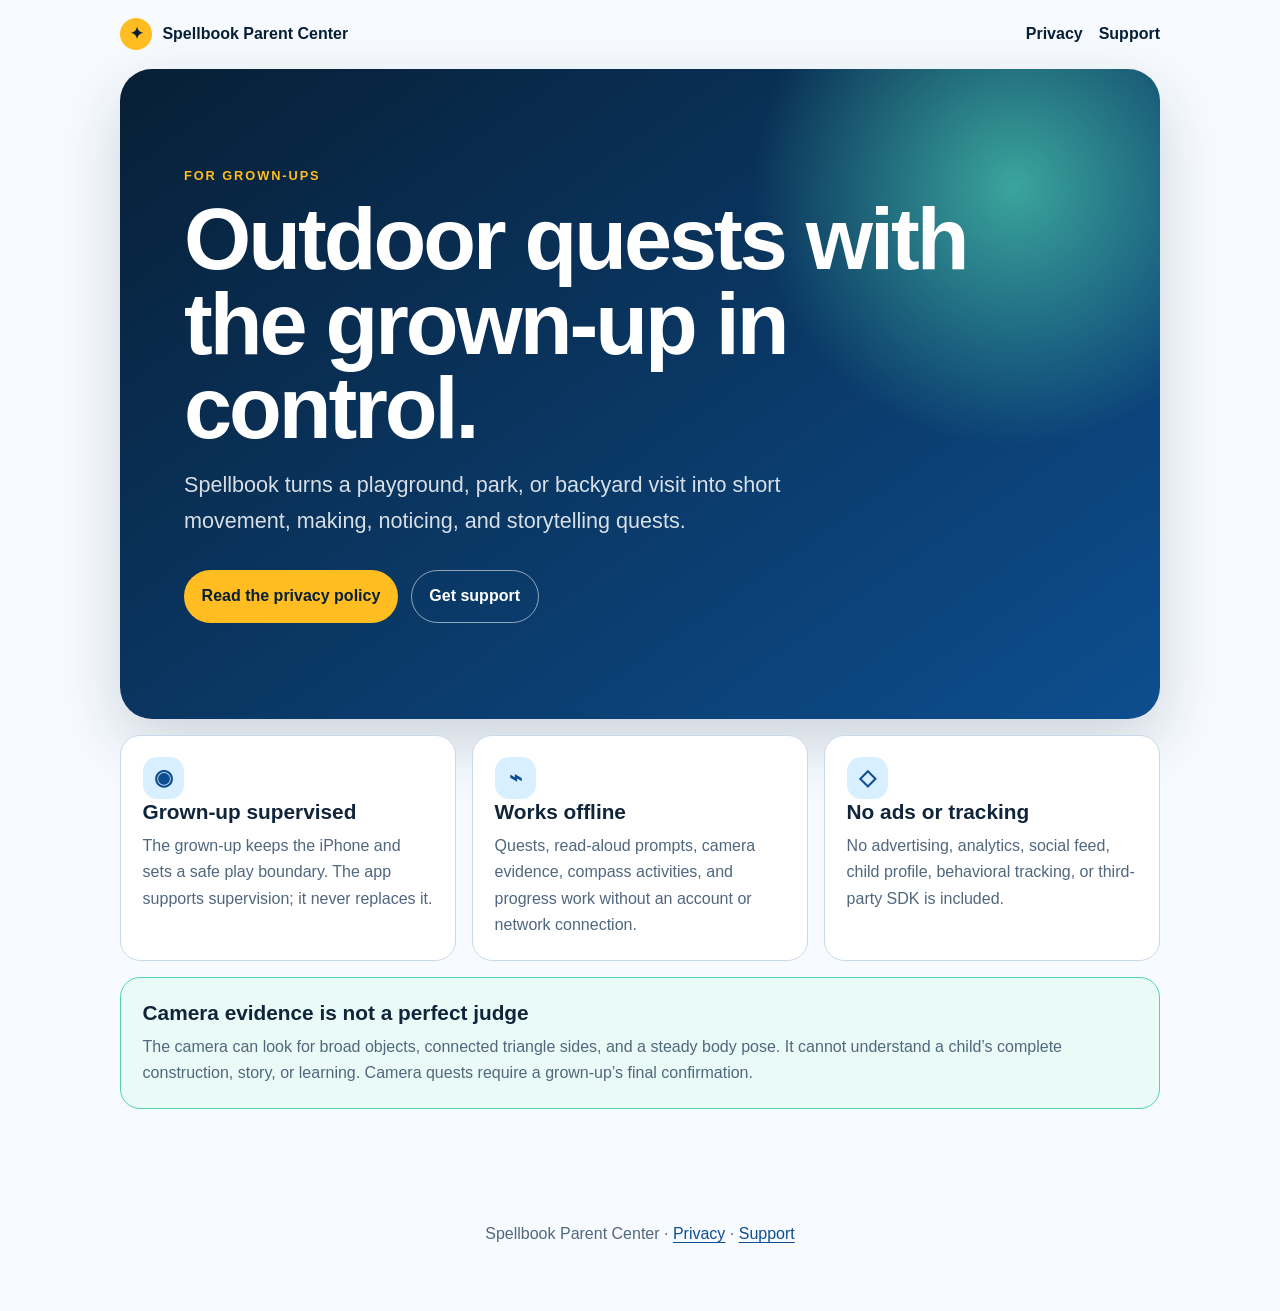
<file: index.html>
<!doctype html>
<html lang="en">
<head>
  <meta charset="utf-8">
  <meta name="viewport" content="width=device-width, initial-scale=1">
  <meta name="description" content="Official privacy, safety, and support information for the Spellbook iPhone app.">
  <title>Spellbook Parent Center</title>
  <link rel="stylesheet" href="styles.css">
</head>
<body>
  <header class="site-header">
    <a class="brand" href="index.html" aria-label="Spellbook Parent Center home">
      <span class="brand-mark" aria-hidden="true">✦</span>
      <span>Spellbook Parent Center</span>
    </a>
    <nav aria-label="Parent Center">
      <a href="privacy.html">Privacy</a>
      <a href="support.html">Support</a>
    </nav>
  </header>

  <main>
    <section class="hero">
      <p class="eyebrow">FOR GROWN-UPS</p>
      <h1>Outdoor quests with the grown-up in control.</h1>
      <p class="lede">Spellbook turns a playground, park, or backyard visit into short movement, making, noticing, and storytelling quests.</p>
      <div class="actions">
        <a class="button primary" href="privacy.html">Read the privacy policy</a>
        <a class="button secondary" href="support.html">Get support</a>
      </div>
    </section>

    <section class="grid" aria-label="Spellbook principles">
      <article class="card">
        <span class="card-icon" aria-hidden="true">◉</span>
        <h2>Grown-up supervised</h2>
        <p>The grown-up keeps the iPhone and sets a safe play boundary. The app supports supervision; it never replaces it.</p>
      </article>
      <article class="card">
        <span class="card-icon" aria-hidden="true">⌁</span>
        <h2>Works offline</h2>
        <p>Quests, read-aloud prompts, camera evidence, compass activities, and progress work without an account or network connection.</p>
      </article>
      <article class="card">
        <span class="card-icon" aria-hidden="true">◇</span>
        <h2>No ads or tracking</h2>
        <p>No advertising, analytics, social feed, child profile, behavioral tracking, or third-party SDK is included.</p>
      </article>
    </section>

    <section class="notice">
      <h2>Camera evidence is not a perfect judge</h2>
      <p>The camera can look for broad objects, connected triangle sides, and a steady body pose. It cannot understand a child’s complete construction, story, or learning. Camera quests require a grown-up’s final confirmation.</p>
    </section>
  </main>

  <footer>
    <p>Spellbook Parent Center · <a href="privacy.html">Privacy</a> · <a href="support.html">Support</a></p>
  </footer>
</body>
</html>
</file>
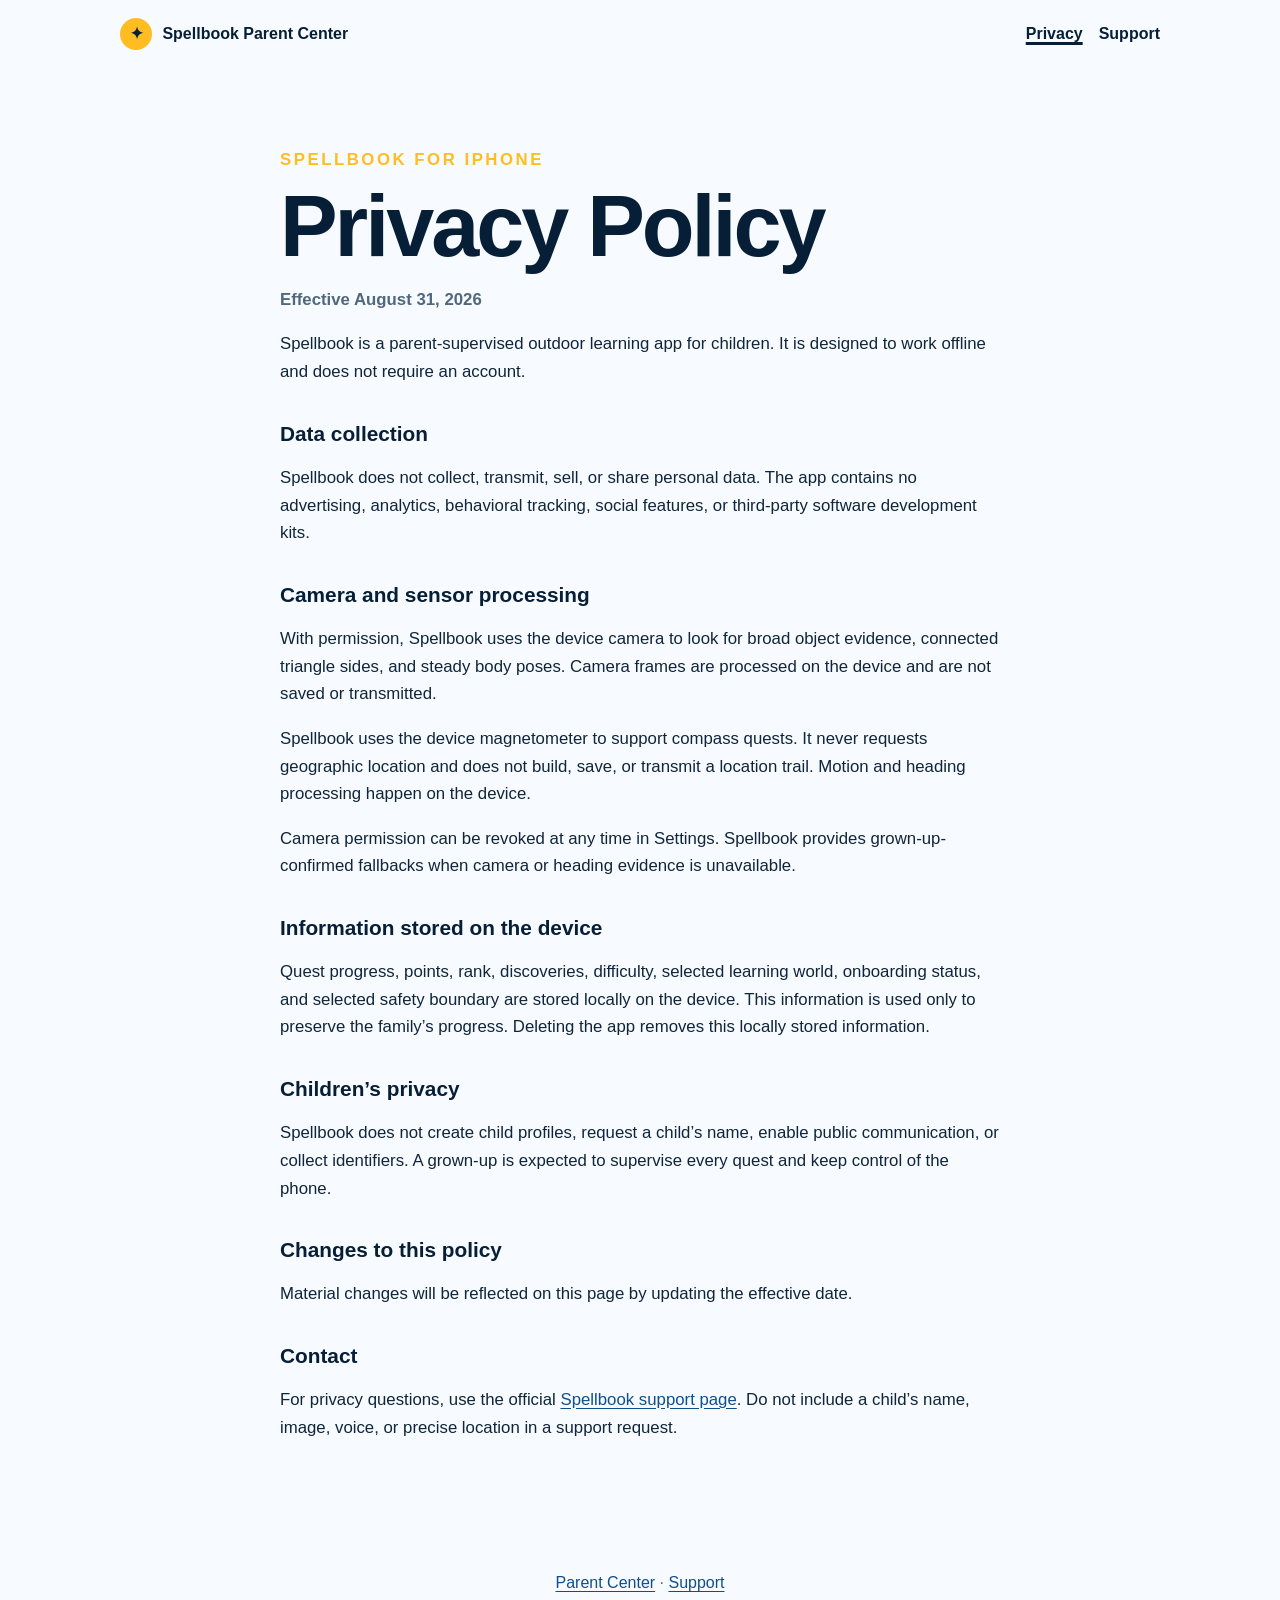
<file: privacy.html>
<!doctype html>
<html lang="en">
<head>
  <meta charset="utf-8">
  <meta name="viewport" content="width=device-width, initial-scale=1">
  <meta name="description" content="Privacy Policy for the Spellbook iPhone app.">
  <title>Privacy Policy · Spellbook</title>
  <link rel="stylesheet" href="styles.css">
</head>
<body>
  <header class="site-header">
    <a class="brand" href="index.html"><span class="brand-mark" aria-hidden="true">✦</span><span>Spellbook Parent Center</span></a>
    <nav aria-label="Parent Center"><a aria-current="page" href="privacy.html">Privacy</a><a href="support.html">Support</a></nav>
  </header>

  <main class="document">
    <p class="eyebrow">SPELLBOOK FOR IPHONE</p>
    <h1>Privacy Policy</h1>
    <p class="updated">Effective August 31, 2026</p>

    <p>Spellbook is a parent-supervised outdoor learning app for children. It is designed to work offline and does not require an account.</p>

    <h2>Data collection</h2>
    <p>Spellbook does not collect, transmit, sell, or share personal data. The app contains no advertising, analytics, behavioral tracking, social features, or third-party software development kits.</p>

    <h2>Camera and sensor processing</h2>
    <p>With permission, Spellbook uses the device camera to look for broad object evidence, connected triangle sides, and steady body poses. Camera frames are processed on the device and are not saved or transmitted.</p>
    <p>Spellbook uses the device magnetometer to support compass quests. It never requests geographic location and does not build, save, or transmit a location trail. Motion and heading processing happen on the device.</p>
    <p>Camera permission can be revoked at any time in Settings. Spellbook provides grown-up-confirmed fallbacks when camera or heading evidence is unavailable.</p>

    <h2>Information stored on the device</h2>
    <p>Quest progress, points, rank, discoveries, difficulty, selected learning world, onboarding status, and selected safety boundary are stored locally on the device. This information is used only to preserve the family’s progress. Deleting the app removes this locally stored information.</p>

    <h2>Children’s privacy</h2>
    <p>Spellbook does not create child profiles, request a child’s name, enable public communication, or collect identifiers. A grown-up is expected to supervise every quest and keep control of the phone.</p>

    <h2>Changes to this policy</h2>
    <p>Material changes will be reflected on this page by updating the effective date.</p>

    <h2>Contact</h2>
    <p>For privacy questions, use the official <a href="support.html">Spellbook support page</a>. Do not include a child’s name, image, voice, or precise location in a support request.</p>
  </main>

  <footer><p><a href="index.html">Parent Center</a> · <a href="support.html">Support</a></p></footer>
</body>
</html>
</file>
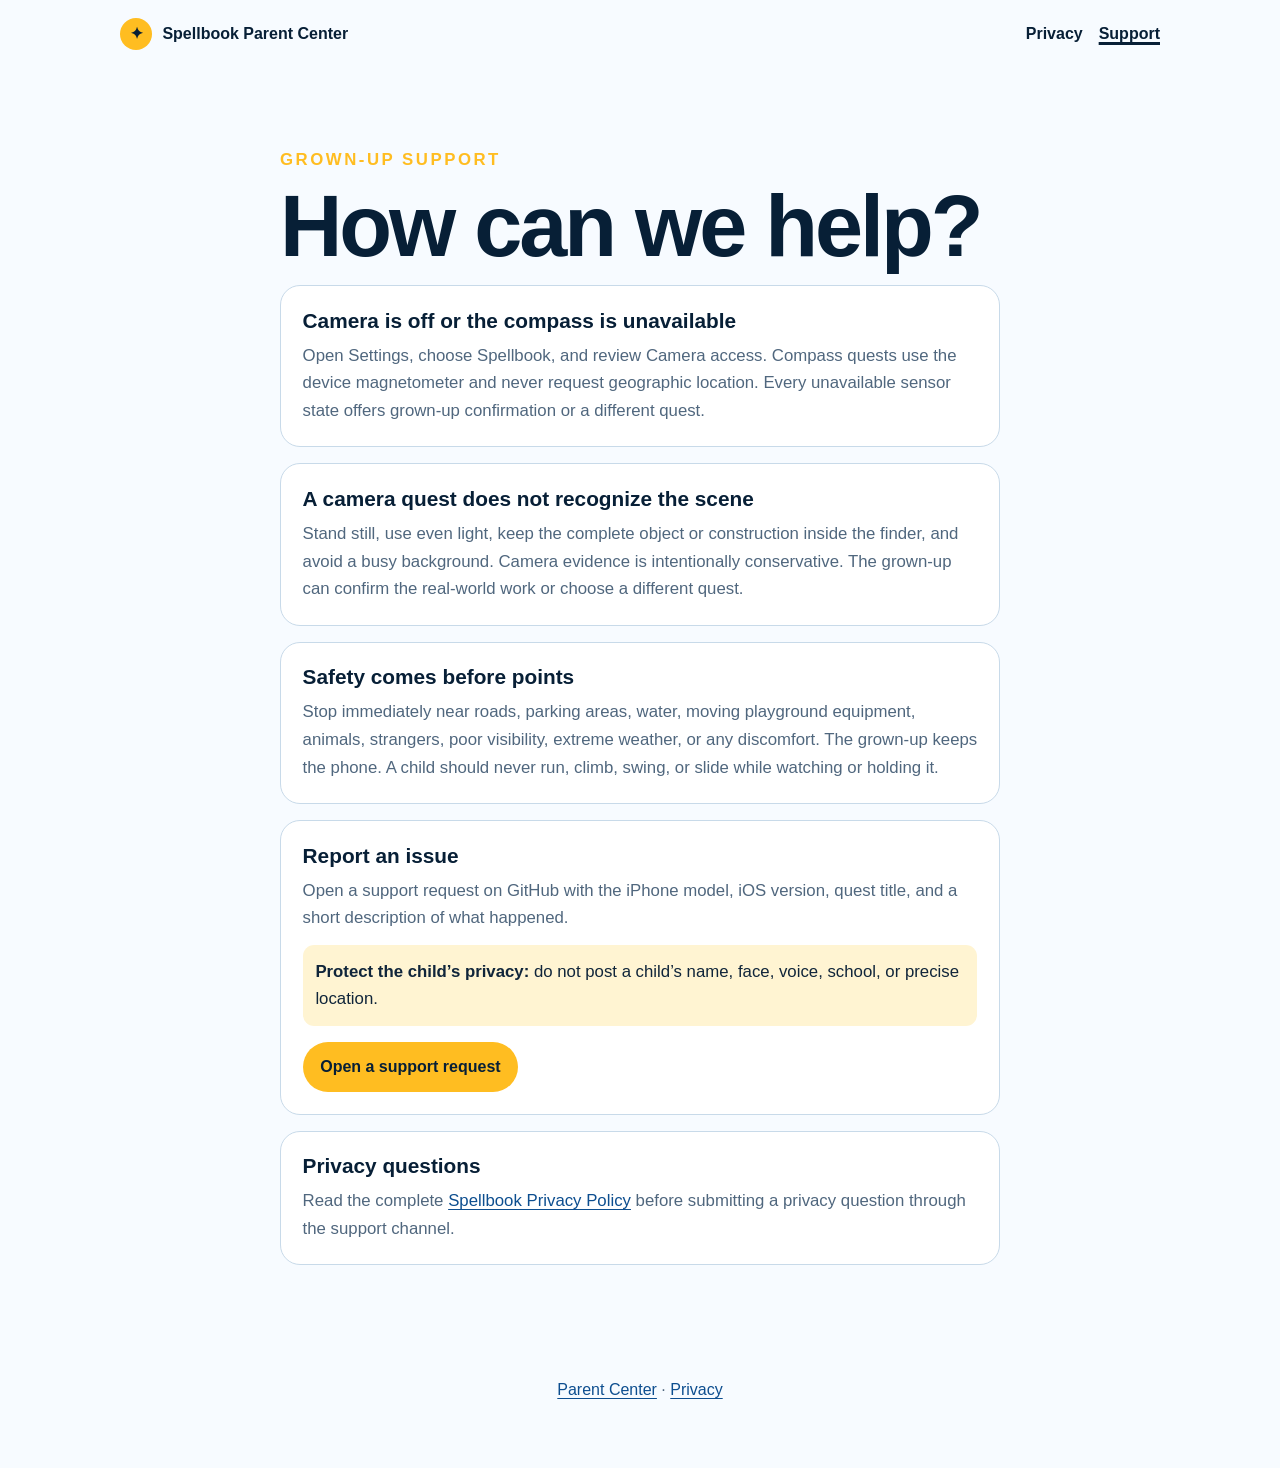
<file: support.html>
<!doctype html>
<html lang="en">
<head>
  <meta charset="utf-8">
  <meta name="viewport" content="width=device-width, initial-scale=1">
  <meta name="description" content="Support and safety information for the Spellbook iPhone app.">
  <title>Support · Spellbook</title>
  <link rel="stylesheet" href="styles.css">
</head>
<body>
  <header class="site-header">
    <a class="brand" href="index.html"><span class="brand-mark" aria-hidden="true">✦</span><span>Spellbook Parent Center</span></a>
    <nav aria-label="Parent Center"><a href="privacy.html">Privacy</a><a aria-current="page" href="support.html">Support</a></nav>
  </header>

  <main class="document">
    <p class="eyebrow">GROWN-UP SUPPORT</p>
    <h1>How can we help?</h1>

    <section class="support-block">
      <h2>Camera is off or the compass is unavailable</h2>
      <p>Open Settings, choose Spellbook, and review Camera access. Compass quests use the device magnetometer and never request geographic location. Every unavailable sensor state offers grown-up confirmation or a different quest.</p>
    </section>

    <section class="support-block">
      <h2>A camera quest does not recognize the scene</h2>
      <p>Stand still, use even light, keep the complete object or construction inside the finder, and avoid a busy background. Camera evidence is intentionally conservative. The grown-up can confirm the real-world work or choose a different quest.</p>
    </section>

    <section class="support-block">
      <h2>Safety comes before points</h2>
      <p>Stop immediately near roads, parking areas, water, moving playground equipment, animals, strangers, poor visibility, extreme weather, or any discomfort. The grown-up keeps the phone. A child should never run, climb, swing, or slide while watching or holding it.</p>
    </section>

    <section class="support-block">
      <h2>Report an issue</h2>
      <p>Open a support request on GitHub with the iPhone model, iOS version, quest title, and a short description of what happened.</p>
      <p class="privacy-warning"><strong>Protect the child’s privacy:</strong> do not post a child’s name, face, voice, school, or precise location.</p>
      <a class="button primary" href="https://github.com/dpolokhalo/spellbook-parent-center/issues/new?template=family-support.yml" rel="noreferrer">Open a support request</a>
    </section>

    <section class="support-block">
      <h2>Privacy questions</h2>
      <p>Read the complete <a href="privacy.html">Spellbook Privacy Policy</a> before submitting a privacy question through the support channel.</p>
    </section>
  </main>

  <footer><p><a href="index.html">Parent Center</a> · <a href="privacy.html">Privacy</a></p></footer>
</body>
</html>
</file>
<file: styles.css>
:root {
  color-scheme: light;
  --navy: #071f36;
  --blue: #0d4e8f;
  --sky: #d8efff;
  --mint: #4fd3b3;
  --yellow: #ffbd21;
  --paper: #f7fbff;
  --ink: #10253a;
  --muted: #50677e;
  --line: #c8dae9;
  --max: 70rem;
}

* { box-sizing: border-box; }

body {
  margin: 0;
  background: var(--paper);
  color: var(--ink);
  font-family: ui-rounded, "SF Pro Rounded", -apple-system, BlinkMacSystemFont, "Segoe UI", sans-serif;
  line-height: 1.65;
}

a { color: var(--blue); text-underline-offset: .18em; }
a:focus-visible, .button:focus-visible { outline: .2rem solid var(--yellow); outline-offset: .2rem; }

.site-header {
  display: flex;
  align-items: center;
  justify-content: space-between;
  gap: 1rem;
  max-width: var(--max);
  margin: 0 auto;
  padding: 1.15rem clamp(1rem, 4vw, 2.5rem);
}

.brand { display: inline-flex; align-items: center; gap: .65rem; color: var(--navy); font-weight: 850; text-decoration: none; }
.brand-mark { display: grid; place-items: center; width: 2rem; height: 2rem; border-radius: 50%; background: var(--yellow); }
nav { display: flex; gap: 1rem; }
nav a { color: var(--navy); font-weight: 750; text-decoration: none; }
nav a[aria-current="page"] { text-decoration: underline; text-decoration-thickness: .16rem; }

main { max-width: var(--max); margin: 0 auto; padding: 0 clamp(1rem, 4vw, 2.5rem) 4rem; }

.hero {
  overflow: hidden;
  padding: clamp(2.5rem, 8vw, 6rem) clamp(1.25rem, 5vw, 4rem);
  border-radius: 2rem;
  background:
    radial-gradient(circle at 86% 18%, rgba(79, 211, 179, .7), transparent 25%),
    linear-gradient(145deg, var(--navy), var(--blue));
  color: white;
  box-shadow: 0 1.5rem 4rem rgba(7, 31, 54, .18);
}

.eyebrow { margin: 0 0 .7rem; color: var(--yellow); font-size: .8rem; font-weight: 900; letter-spacing: .15em; }
h1 { max-width: 17ch; margin: 0 0 1rem; font-size: clamp(2.35rem, 8vw, 5.4rem); line-height: .98; letter-spacing: -.035em; }
.lede { max-width: 44rem; margin: 0; font-size: clamp(1.05rem, 2.5vw, 1.35rem); color: rgba(255,255,255,.84); }
.actions { display: flex; flex-wrap: wrap; gap: .8rem; margin-top: 2rem; }

.button { display: inline-flex; align-items: center; justify-content: center; min-height: 3rem; padding: .75rem 1.1rem; border-radius: 999px; font-weight: 850; text-decoration: none; }
.button.primary { background: var(--yellow); color: var(--navy); }
.button.secondary { border: .1rem solid rgba(255,255,255,.55); color: white; }

.grid { display: grid; grid-template-columns: repeat(3, 1fr); gap: 1rem; margin-top: 1rem; }
.card, .notice, .support-block { padding: 1.35rem; border: .08rem solid var(--line); border-radius: 1.25rem; background: white; }
.card-icon { display: grid; place-items: center; width: 2.6rem; height: 2.6rem; border-radius: .9rem; background: var(--sky); color: var(--blue); font-size: 1.35rem; font-weight: 900; }
h2 { margin: 0 0 .5rem; font-size: 1.3rem; line-height: 1.25; }
.card p, .notice p, .support-block p { margin: 0; color: var(--muted); }
.notice { margin-top: 1rem; border-color: var(--mint); background: #eafbf7; }

.document { max-width: 50rem; padding-top: clamp(2rem, 6vw, 5rem); }
.document h1 { color: var(--navy); }
.document h2 { margin-top: 2.2rem; color: var(--navy); }
.document p { font-size: 1.05rem; }
.updated { color: var(--muted); font-weight: 700; }
.support-block { margin-top: 1rem; }
.support-block h2 { margin-top: 0; }
.support-block .button { margin-top: 1rem; }
.privacy-warning { margin-top: .8rem !important; padding: .8rem; border-radius: .7rem; background: #fff4d2; color: var(--ink) !important; }

footer { padding: 2rem 1rem 3rem; text-align: center; color: var(--muted); }

@media (max-width: 44rem) {
  .site-header { align-items: flex-start; }
  .brand span:last-child { max-width: 9rem; line-height: 1.2; }
  nav { flex-direction: column; gap: .25rem; text-align: right; }
  .grid { grid-template-columns: 1fr; }
  .hero { border-radius: 1.35rem; }
}

@media (prefers-reduced-motion: no-preference) {
  .button { transition: transform .18s ease, box-shadow .18s ease; }
  .button:hover { transform: translateY(-.12rem); box-shadow: 0 .6rem 1.4rem rgba(7,31,54,.16); }
}
</file>
